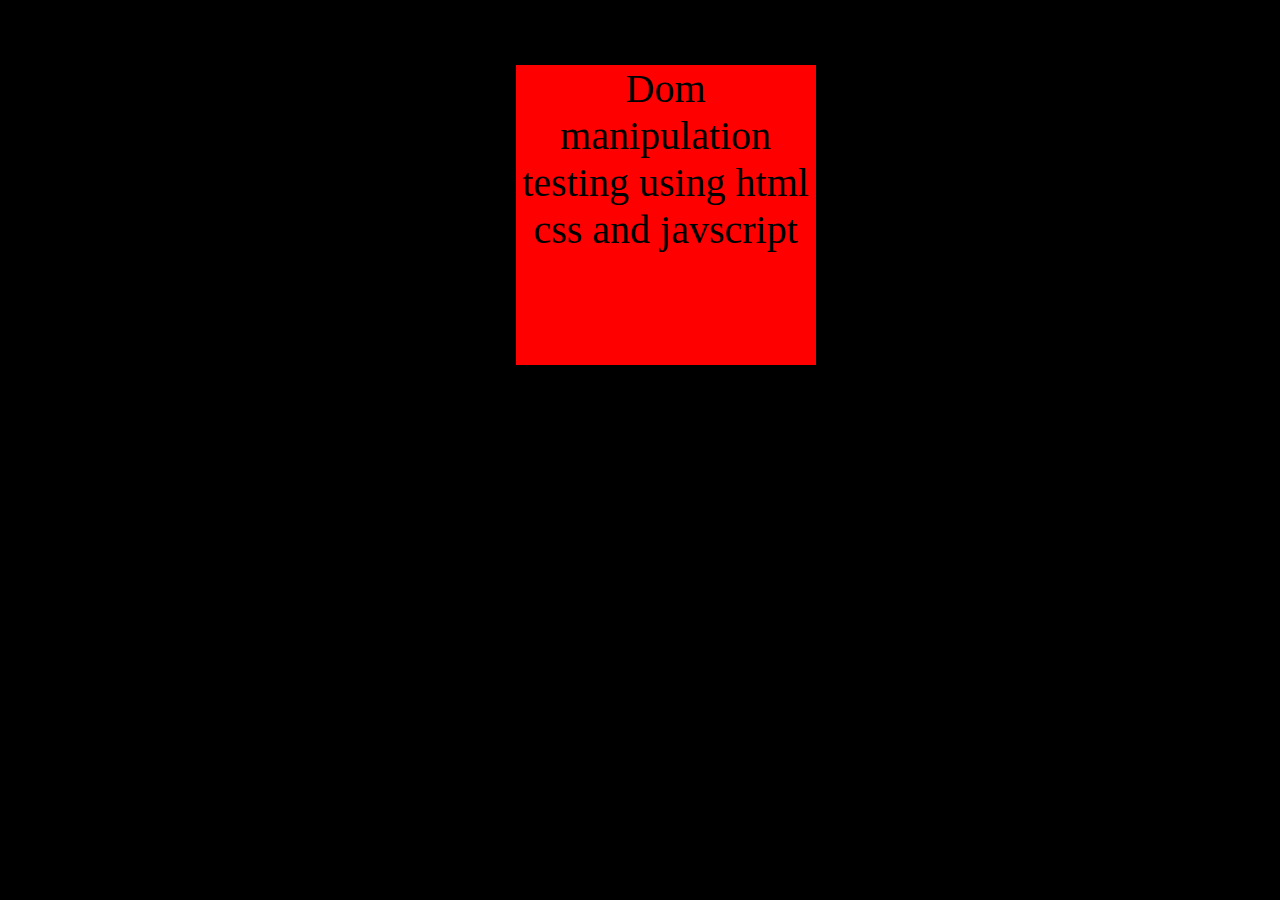
<file: mocktest2/Q1 dom_manipulation/index.html>
<!DOCTYPE html>
<html lang="eng">
    <head>
        <meta charset="UTF-8">
       <meta name="viewport" content="width=device-width,initial-scale=1.0">
        <title>Dom manipulation</title>
        <style>
            body{
                background-color: black;
                text-align: center;
                font-size: 40px;
            }
            div{
                margin-left: 40%;
                margin-top: 5%;
                height: 300px; 
                width: 300px;
                border: 2px solid black;
                background-color: red;
            }
        </style>
    </head>
    <body>
        
     <div id="square">
    Dom manipulation testing using html css and javscript
     </div>
    </body>
    <script>
        const Square = document.getElementById('square');
        Square.addEventListener('click', () => {
        Square.style.height="600px";
        Square.style.width="600px";
        Square.style.backgroundColor="yellow";
        })
    </script>

</html>
</file>
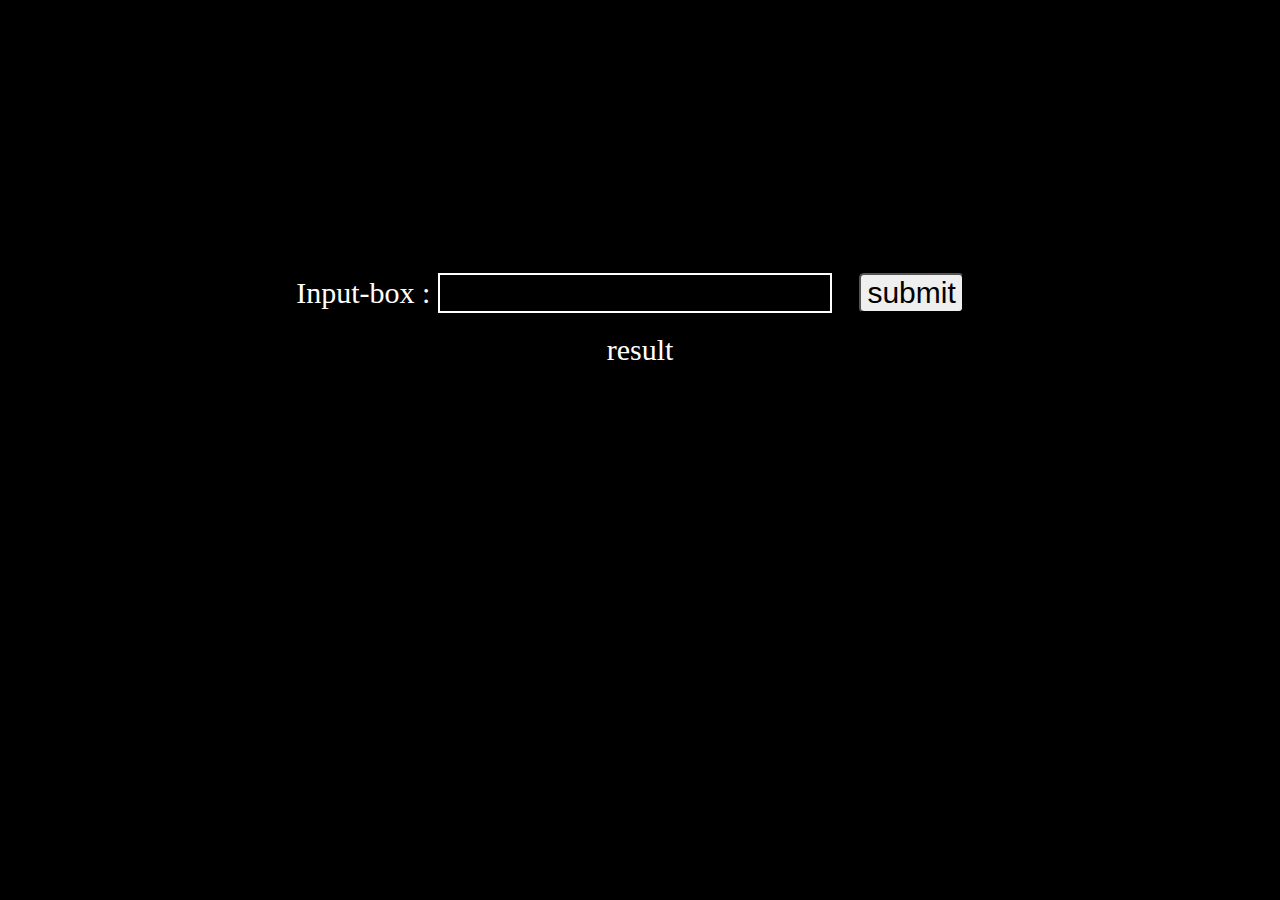
<file: mocktest2/Q2 input_output/index.html>
<!DOCTYPE html>
<html lang="eng">
    <head>
        <meta charset="UTF-8">
        <meta name="viewport" content="width=device-width initial-scale=1.0">
        <title>Input output</title>
        <style>
          body{
            background-color: black;
            color: white;
          }
           .hero{
            text-align: center;
            margin-top: 20%;
            display: flex;
            flex-direction: column;
            font-size: 30px;
           }
           button{
            margin: 20px;
            font-size: 30px;
            border-radius: 5px;
           }
           button:hover{
            background-color: pink;
           }
           input{
            font-size: 30px;
            outline: none;
            background: transparent;
            border: 2px solid white;
            color: yellow;
           }
           
        </style>
    </head>
    <body>
        <div class="hero">  
        <label for="input-field">
                Input-box : 
                <input type="text" id="input-field">
          
               <button id="submit-button">submit</button>
               <div id="result">result</div>
        </label>
    </div>

        <script>
  
    const button = document.getElementById('submit-button');
    const result = document.getElementById('result')
    button.addEventListener('click', () => {
        const userInput = document.getElementById("input-field").value;
        result.textContent=userInput;
    })
        </script>
    </body>
</html>
</file>
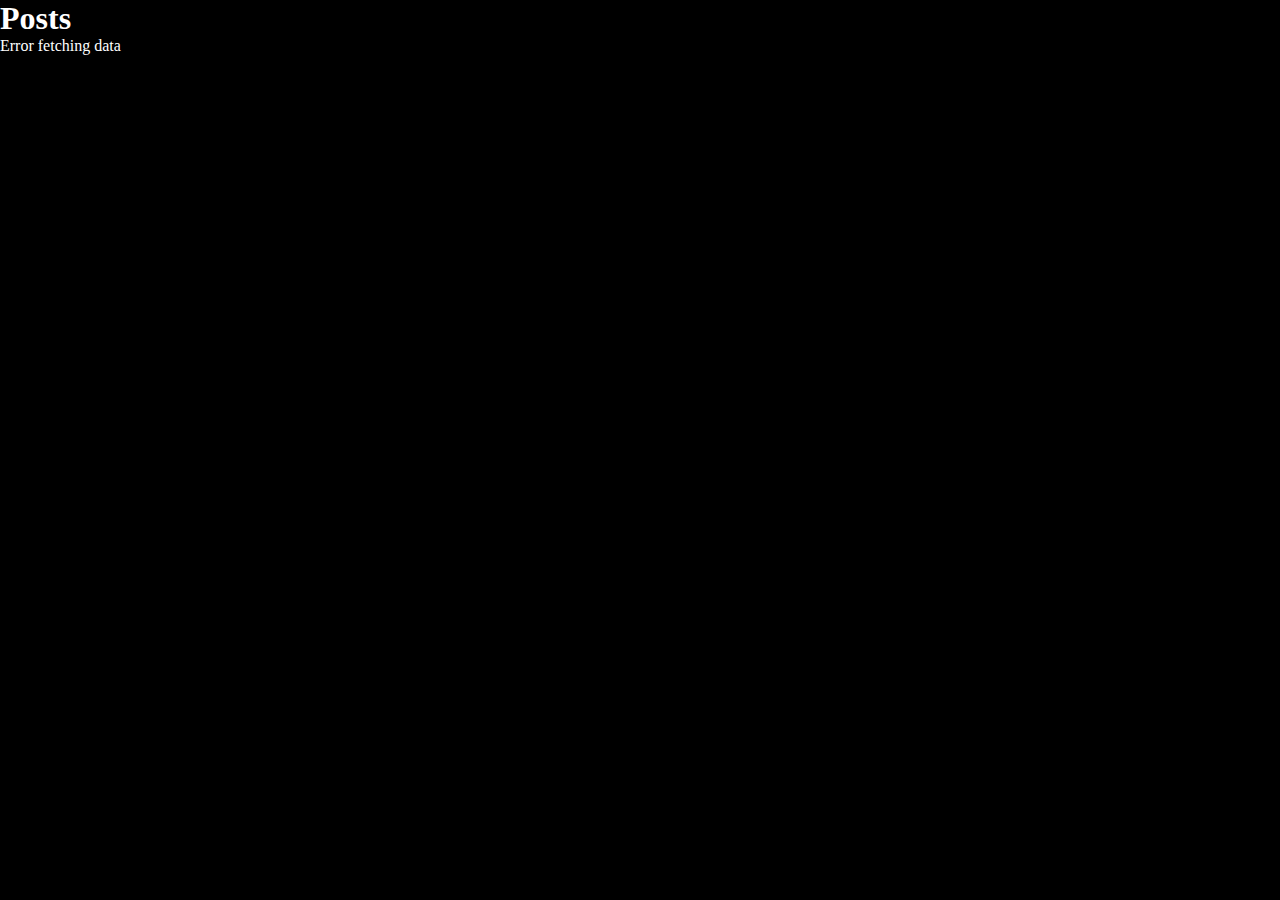
<file: mocktest2/Q3 fetchData/index.html>
<!DOCTYPE html>
<html>
<head>
  <title>JSON Placeholder API Example</title>
  <link rel="stylesheet" href="style.css">

</head>
<body>
  <h1>Posts</h1>
  <div id="posts-container"></div>

  <script src="script.js"></script> 
</body>
</html>
</file>
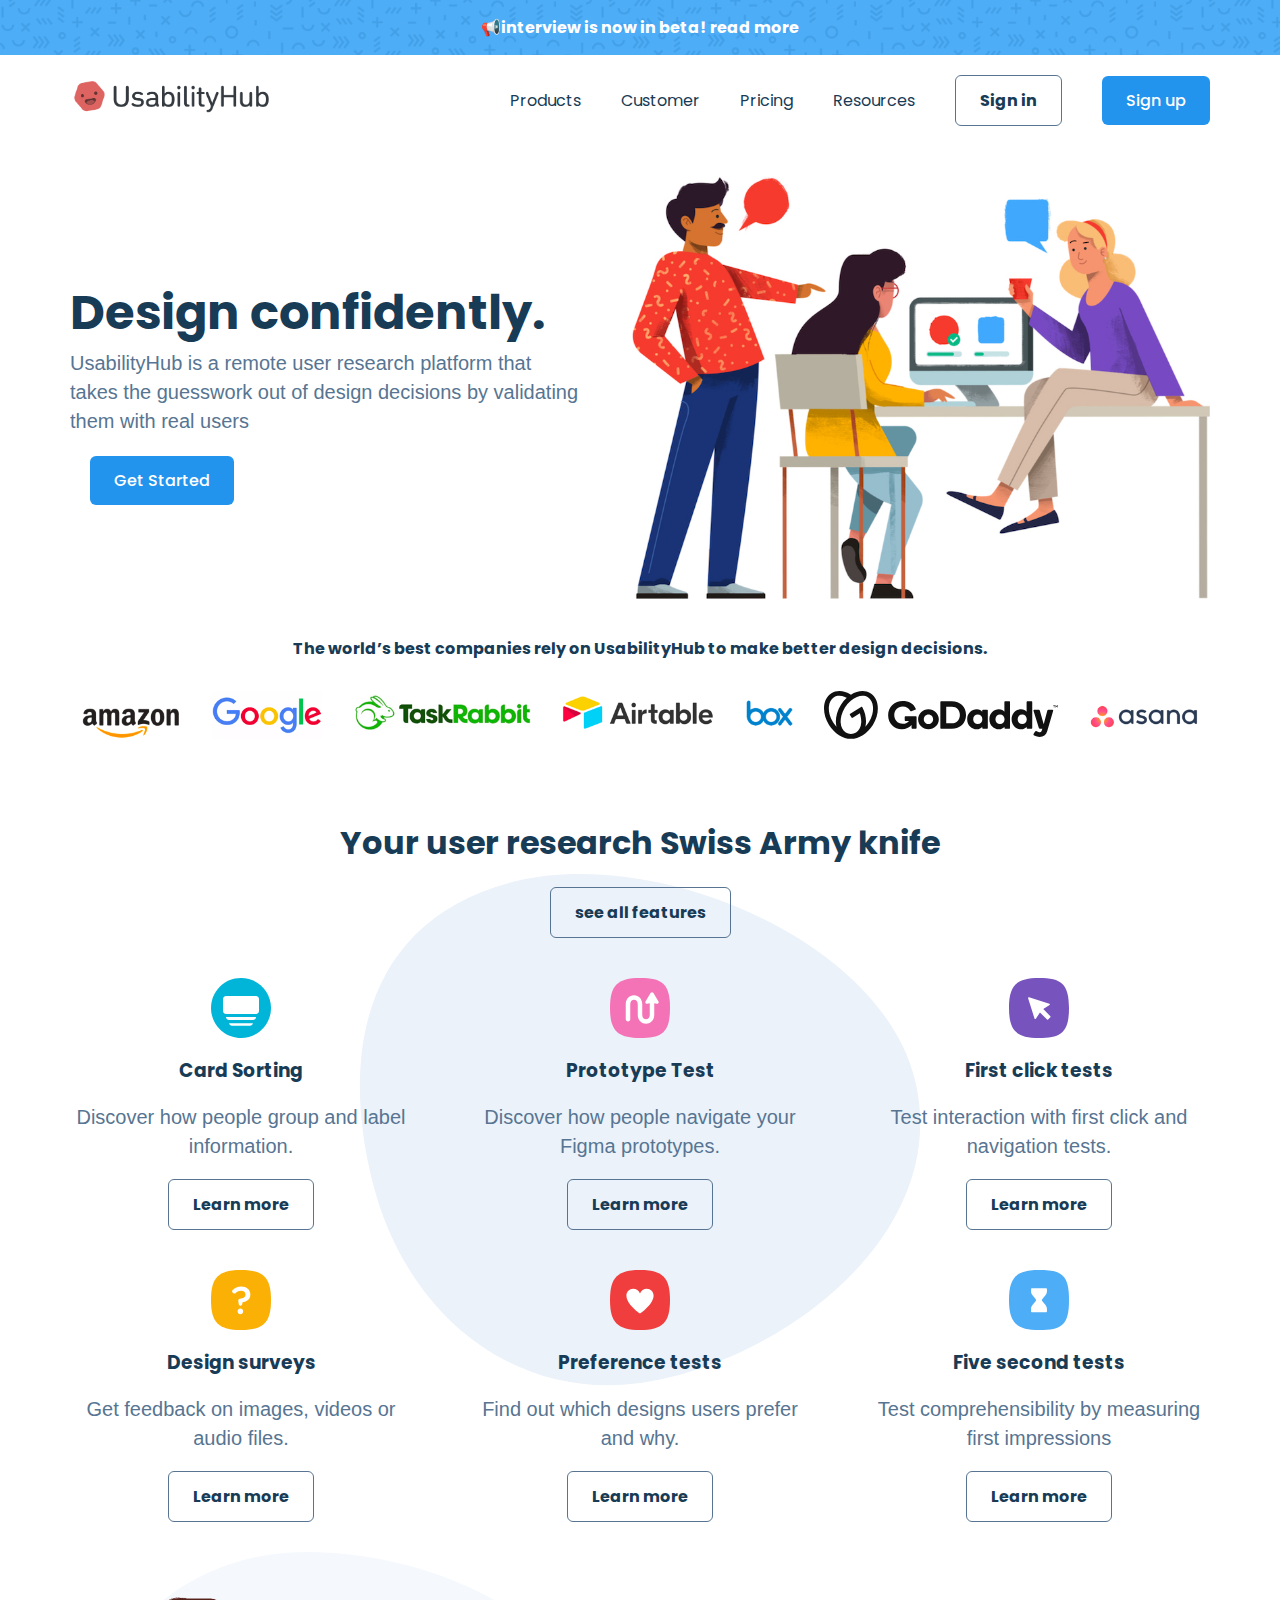
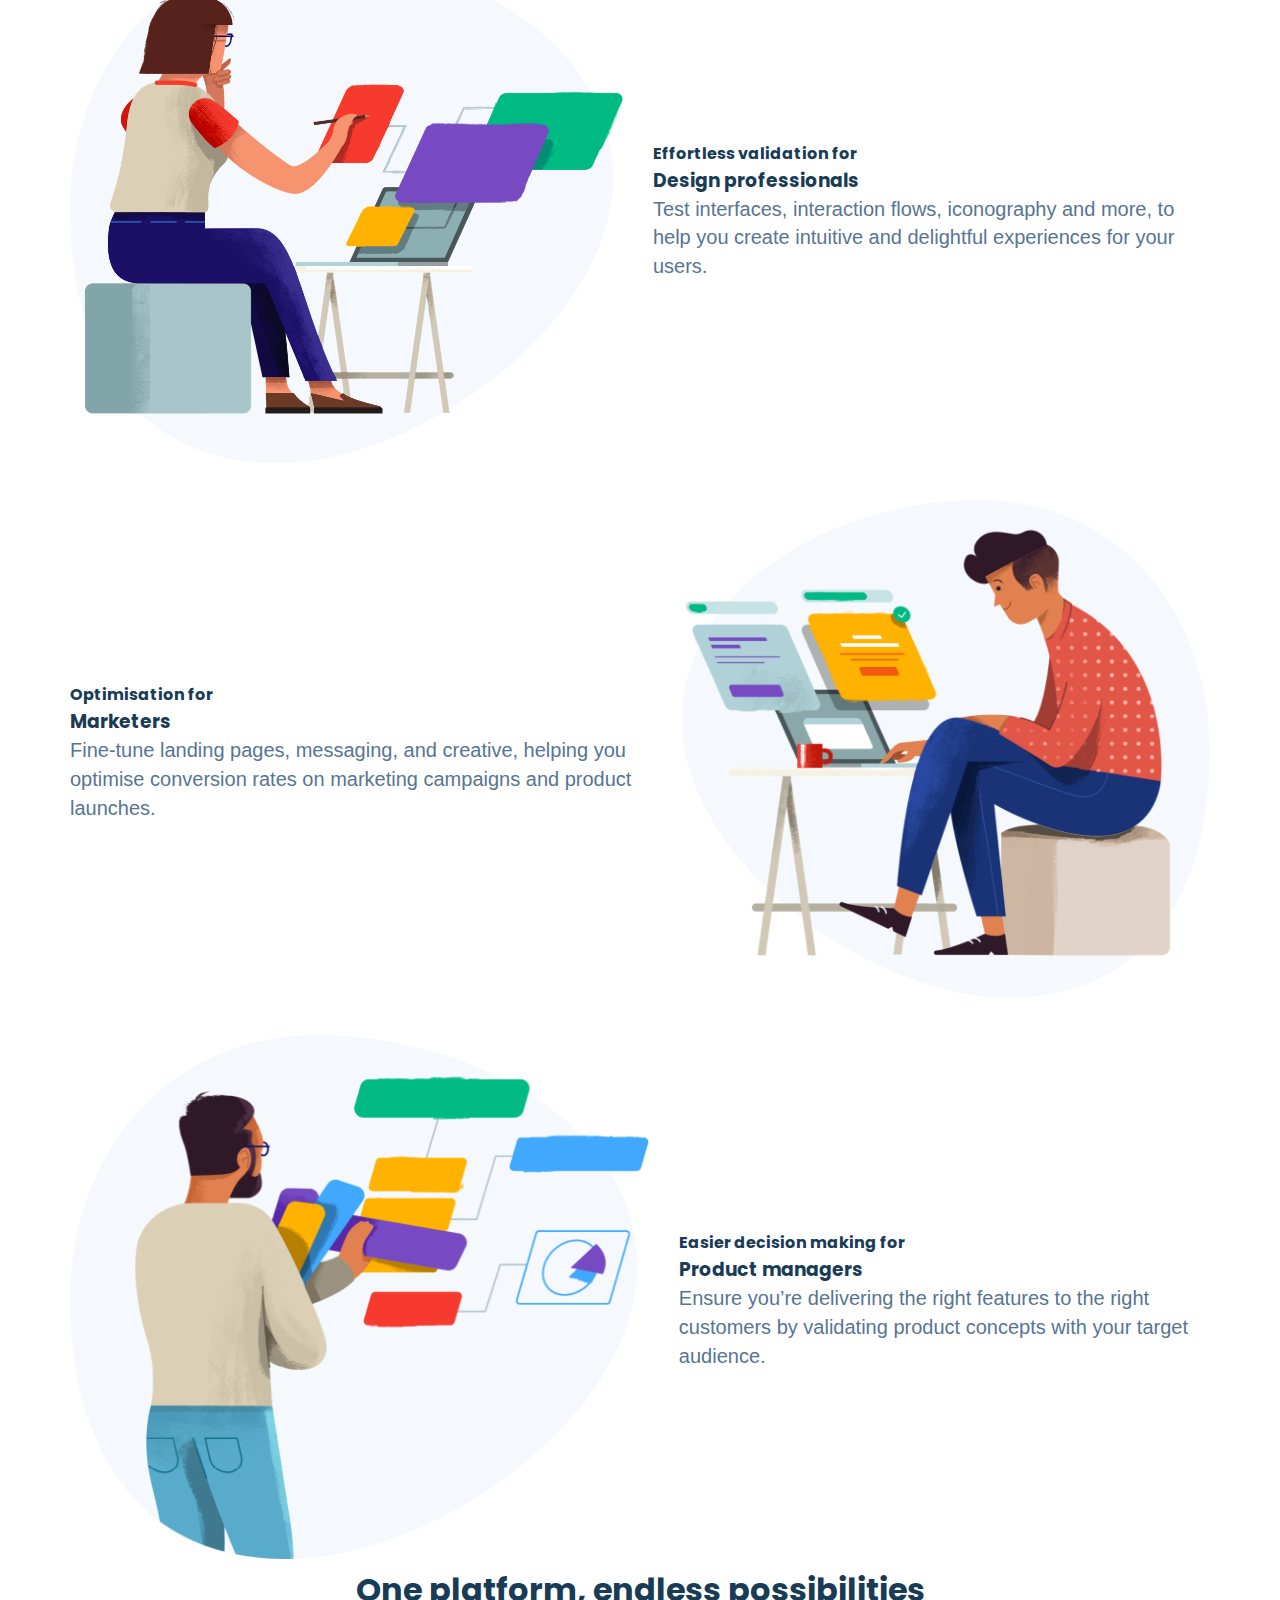
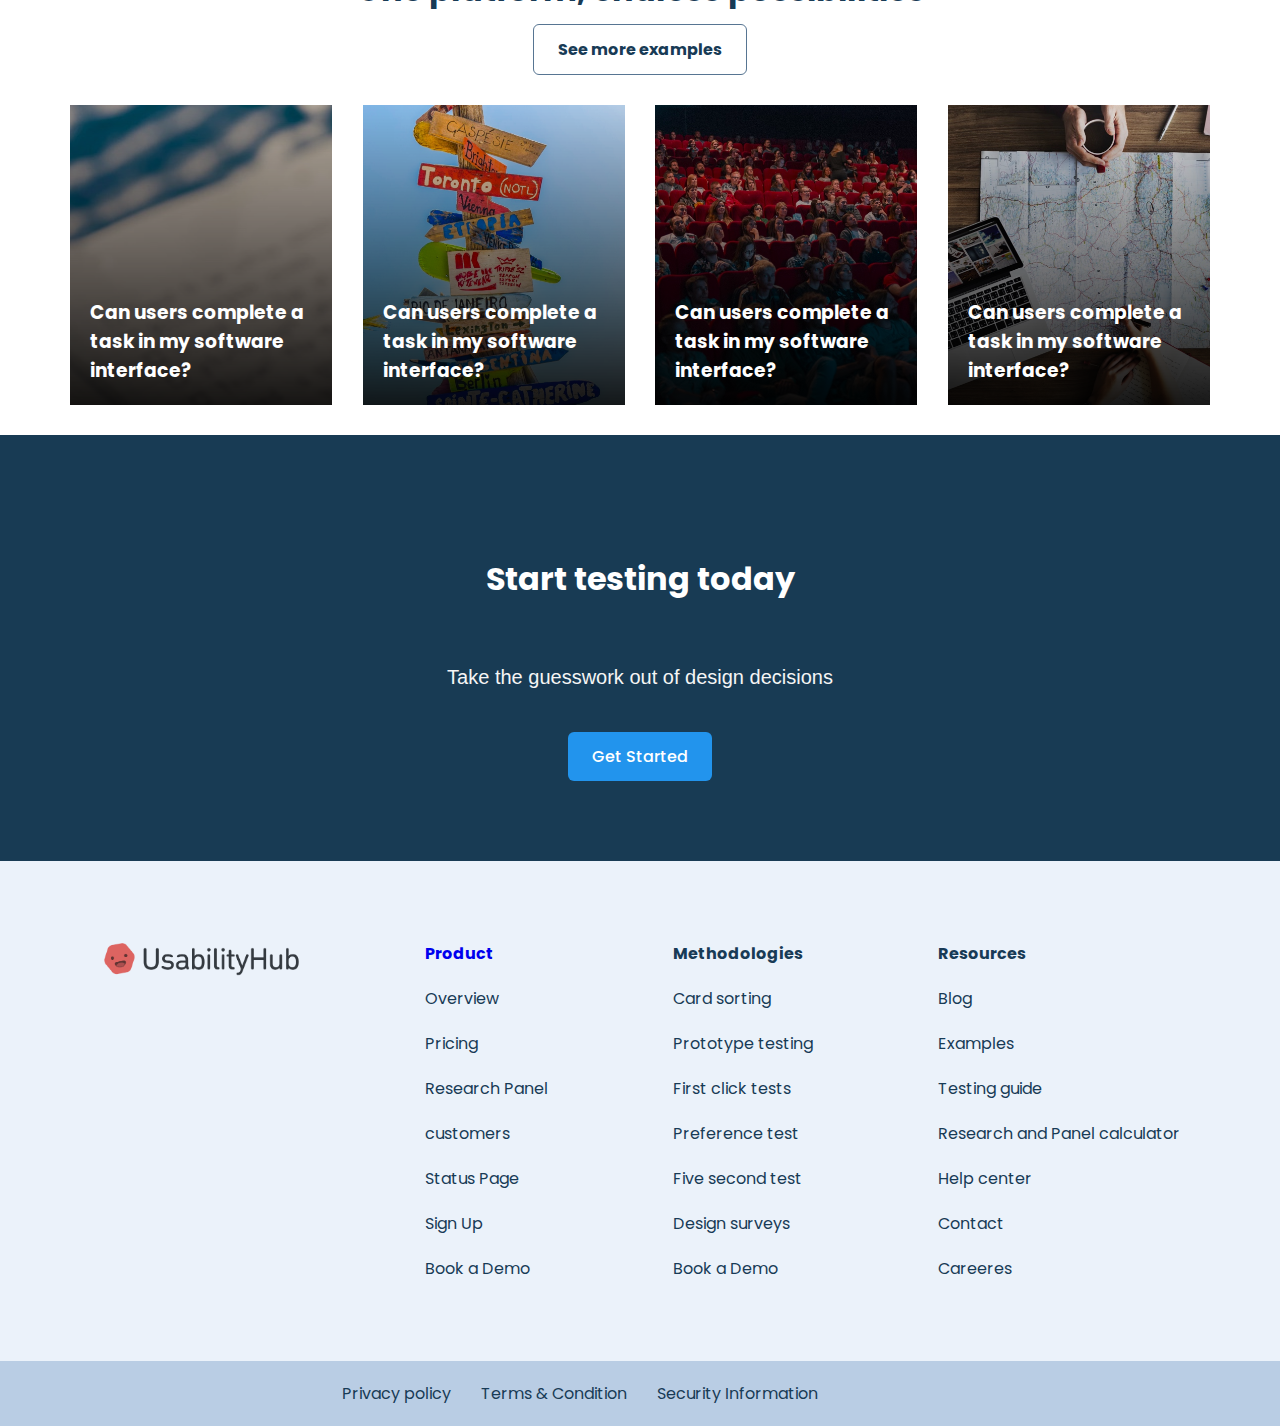
<file: mocktest2/Q4 responsive_nav_bar/index.html>
<!DOCTYPE html>
<html lang="en">
<head>
    <meta charset="UTF-8">
    <meta name="viewport" content="width=device-width, initial-scale=1.0">
    <title>Responsive landing page</title>
    <link rel="stylesheet" href="style.css">
    <link rel="stylesheet" href="mediaQuaries.css">
    <link rel="stylesheet" href="https://cdnjs.cloudflare.com/ajax/libs/font-awesome/6.4.0/css/all.min.css" integrity="sha512-iecdLmaskl7CVkqkXNQ/ZH/XLlvWZOJyj7Yy7tcenmpD1ypASozpmT/E0iPtmFIB46ZmdtAc9eNBvH0H/ZpiBw==" crossorigin="anonymous" referrerpolicy="no-referrer" />
</head> 
<body>
    <!-- TOP BANNER -->
    <div class="top-banner">
        <div class="container">
            <div class="small-bold-text banner-text">📢interview is now in beta! read more</div>

        </div>
    </div>
<!-- NAVIGATION BAR -->
    <nav>
        <div class="container main-nav flex">
            <a href="#" class="company-logo">
                <img src="./assets/asset 1.png" alt="company logo">
            </a>
            <div class="nav-links" id="nav-links">
                <ul class="flex">
                    <li> <a href="#" class="hover-link">Products</a> </li>
                    <li> <a href="#" class="hover-link">Customer</a> </li>
                    <li> <a href="#" class="hover-link">Pricing</a> </li>
                    <li> <a href="#" class="hover-link">Resources</a> </li>
                    <li> <a href="#" class="hover-link secondary-button">Sign in</a> </li>
                    <li> <a href="#" class="hover-link primary-button">Sign up</a> </li>
                </ul>
            </div>
            <a href="#" class="nav-toggle hover-link" id="nav-toggle">
                <i class="fa-solid fa-bars"></i>
            </a>
        </div>
    </nav>

    <!-- HEADER SECTION -->
    <header>
        <div class="container header-section flex">
            <div class="header-left">
                <h1>Design confidently.</h1>
                <p>UsabilityHub is a remote user research platform that takes the guesswork out of design decisions by validating them with real users</p>
                <a href="#" class="primary-button btn">Get Started</a>
            </div>
            <div class="header-right">
                <img src="./assets/asset 2.jpeg" alt="hero-image">
            </div>
        </div>
    </header>
<!-- COMPANIES SECTION -->
 <section class="companies-section">
    <div class="container">
        <div class="small-bold-text companies-header">The world’s best companies rely on UsabilityHub to make better design decisions.</div>
        <div class="logos flex">
            <img class="logo" src="./assets/asset 3.png" alt="">
            <img class="logo" src="./assets/asset 4.png" alt="">
            <img class="logo" src="./assets/asset 5.png" alt="">
            <img class="logo" src="./assets/asset 6.png" alt="">
            <img class="logo" src="./assets/asset 7.png" alt="">
            <img class="logo" src="./assets/asset 8.svg" alt="">
            <img class="logo" src="./assets/asset 9.png" alt="">
        </div>
    </div>
 </section>



<!-- FEATURES SECTION -->
 <section class="features-sections">
    <div class="container">
        <div class="feature-header">
            <h2>Your user research Swiss Army knife</h2>
            <a href="#" class="secondary-button">see all features <i class="fa-solid fa-arrow-right"></i></a>
        </div>
        <div class="features-area flex">
            <div class="features-card flex">
                <img src="./assets/asset 11.svg" alt="">
                <h3>Card Sorting</h3>
                <p>Discover how people group and label information.</p>
                <a href="#" class="secondary-button">Learn more <i class="fa-solid fa-arrow-right"></i></a>
            </div>

            <div class="features-card flex">
                <img src="./assets/asset 13.svg" alt="">
                <h3>Prototype Test</h3>
                <p>Discover how people navigate your Figma prototypes.</p>
                <a href="#" class="secondary-button">Learn more <i class="fa-solid fa-arrow-right"></i></a>
            </div>

            <div class="features-card flex">
                <img src="./assets/asset 14.svg" alt="">
                <h3>First click tests</h3>
                <p>Test interaction with first click and navigation tests.</p>
                <a href="#" class="secondary-button">Learn more <i class="fa-solid fa-arrow-right"></i></a>
            </div>
            
            <div class="features-card flex">
                <img src="./assets/asset 15.svg" alt="">
                <h3>Design surveys</h3>
                <p>Get feedback on images, videos or audio files.</p>
                <a href="#" class="secondary-button">Learn more <i class="fa-solid fa-arrow-right"></i></a>
            </div>

            <div class="features-card flex">
                <img src="./assets/asset 16.svg" alt="">
                <h3>Preference tests</h3>
                <p>Find out which designs users prefer and why.</p>
                <a href="#" class="secondary-button">Learn more <i class="fa-solid fa-arrow-right"></i></a>
            </div>

            <div class="features-card flex">
                <img src="./assets/asset 17.svg" alt="">
                <h3>Five second tests</h3>
                <p>Test comprehensibility by measuring first impressions</p>
                <a href="#" class="secondary-button">Learn more <i class="fa-solid fa-arrow-right"></i></a>
            </div>

        </div>
    </div>
 </section>

 <!-- BIG FEATURE SECTION -->
 <section class="big-feature-section">
    <div class="container flex big-feature-container">
     <div class="feature-img">
        <img src="./assets/asset 18.png" alt="">
     </div>
     <div class="feature-desc flex">
             <h4>Effortless validation for</h4>
             <h3>Design professionals</h3>
             <p>Test interfaces, interaction flows, iconography and more, to help you create intuitive and delightful experiences for your users.</p>  
    </div>
    </div>
 </section>
 <section class="big-feature-section">
    <div class="container flex big-feature-container media-tab">
     
     <div class="feature-desc flex ">
             <h4>Optimisation for</h4>
             <h3>Marketers</h3>
             <p>Fine-tune landing pages, messaging, and creative, helping you optimise conversion rates on marketing campaigns and product launches.</p>  
    </div>
    <div class="feature-img">
        <img src="./assets/asset 21.png" alt="">
     </div>

    </div>
 </section>
 <section class="big-feature-section">
    <div class="container flex big-feature-container">
     <div class="feature-img">
        <img src="./assets/asset 24.png" alt="">
     </div>
     <div class="feature-desc flex">
             <h4>Easier decision making for</h4>
             <h3>Product managers</h3>
             <p>Ensure you’re delivering the right features to the right customers by validating product concepts with your target audience.</p>  
    </div>
    </div>
 </section>


 <!-- EXAMPLE SECTION -->
 <section class="example-section">
    <div class="container">
        <div class="example-header flex">
            <h2 class="example-heading-text">One platform, endless possibilities</h2>
            <a href="#" class="secondary-button">See more examples <i class="fa-solid fa-arrow-right"></i></a>
        </div>
        <div class="example-area flex">
            <a  href="#" class="example-card">
             <h3 class="card-text">Can users complete a task in my software interface?</h3>
            </a>
            <a  href="#" class="example-card">
                <h3 class="card-text">Can users complete a task in my software interface?</h3>
               </a>
               <a  href="#" class="example-card">
                <h3 class="card-text">Can users complete a task in my software interface?</h3>
               </a>
               <a  href="#" class="example-card">
                <h3 class="card-text">Can users complete a task in my software interface?</h3>
               </a>
        </div>
    </div>
    
 </section>

 <!-- CTA (call to action) SECTION -->
 <section class="cta-section">
    <div class="container flex cta-section-container">
       <h2>Start testing today</h2>
       <p>Take the guesswork out of design decisions</p>
       <a href="#" class="primary-button">Get Started</a>
    </div>
 </section>

 <!-- FOOTER SECTION -->
 <footer>
    <div class="container flex footer-container">
        <a href="#" class="company-logo">
            <img src="./assets/asset 1.png" alt="">
            <div class="link-column flex">
             <h4>Product</h4>   
             <a href="#" class="hover-link">Overview</a>
             <a href="#" class="hover-link">Pricing</a>
             <a href="#" class="hover-link">Research Panel</a>
             <a href="#" class="hover-link">customers</a>
             <a href="#" class="hover-link">Status Page</a>
             <a href="#" class="hover-link">Sign Up</a>
             <a href="#" class="hover-link">Book a Demo</a>
            </div>
            <div class="link-column flex">
                <h4>Methodologies</h4>   
                <a href="#" class="hover-link">Card sorting</a>
                <a href="#" class="hover-link">Prototype testing</a>
                <a href="#" class="hover-link">First click tests</a>
                <a href="#" class="hover-link">Preference test</a>
                <a href="#" class="hover-link">Five second test</a>
                <a href="#" class="hover-link">Design surveys</a>
                <a href="#" class="hover-link">Book a Demo</a>
               </div>
               <div class="link-column flex">
                <h4>Resources</h4>   
                <a href="#" class="hover-link">Blog</a>
                <a href="#" class="hover-link">Examples</a>
                <a href="#" class="hover-link">Testing guide</a>
                <a href="#" class="hover-link">Research and Panel calculator</a>
                <a href="#" class="hover-link">Help center </a>
                <a href="#" class="hover-link">Contact</a>
                <a href="#" class="hover-link">Careeres</a>
               </div>
        </a>

    </div>
 </footer>

 <div class="subfooter">
    <div class="container flex sub-footer-container">
        <a href="#" class="hover-link">Privacy policy</a>
        <a href="#" class="hover-link">Terms & Condition</a>
        <a href="#" class="hover-link">Security Information</a>
        <a href="#" class="hover-link"><i class="fa-brands fa-facebook"></i></a>
        <a href="#" class="hover-link"><i class="fa-brands fa-twitter"></i></a>
        <a href="#" class="hover-link"><i class="fa-brands fa-linkedin"></i></a>
        <a href="#" class="hover-link"><i class="fa-brands fa-youtube"></i></a>

    </div>
 </div>

 <script>
const toggleButton = document.getElementById('nav-toggle')
const navLinks = document.getElementById('nav-links');
toggleButton.addEventListener("click",() => {
    navLinks.classList.toggle('active')
})
 </script>
</body>
</html>
</file>
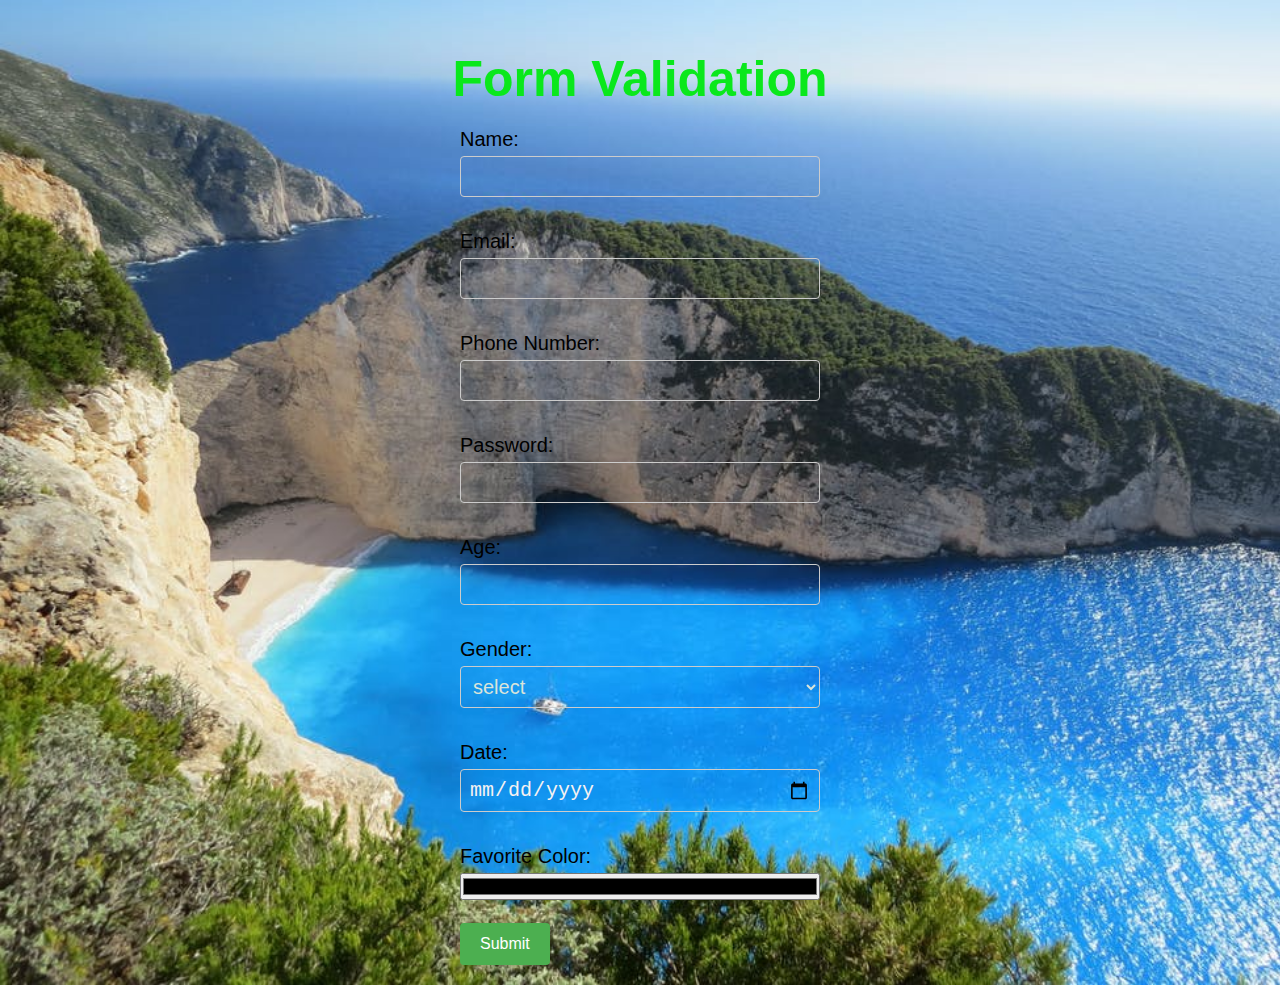
<file: mocktest2/Q5 form_validation/index.html>
<!DOCTYPE html>
<html lang="en">
<head>
    <meta charset="UTF-8">
    <meta name="viewport" content="width=device-width, initial-scale=1.0">
    <title>Form validation</title>
    <link rel="stylesheet" href="style.css">
</head>
<body>
    <h2>Form Validation</h2>
  
    <form id="myForm" onsubmit="validateForm(event)">


      <label for="name">Name:</label>
      <input type="text" id="name" required>
      <br><br>
    
   
      <label for="email">Email:</label>
      <input type="email" id="email" required>
      <br><br>
    
  
      <label for="phone">Phone Number:</label>
      <input type="tel" id="phone" pattern="[0-9]{10}" required>
      <br><br>
  
      <label for="password">Password:</label>
      <input type="password" id="password" required>
      <br><br>
  
      <label for="age">Age:</label>
      <input type="number" id="age" min="18" max="99" required>
      <br><br>
  
      <label for="gender">Gender:</label>
      <select id="gender" required>
        <option value="select">select</option>
        <option value="male">Male</option>
        <option value="female">Female</option>
        <option value="other">Other</option>
      </select>
      <br><br>
  
      <label for="date">Date:</label>
      <input type="date" id="date" required>
      <br><br>
  
      <label for="color">Favorite Color:</label>
      <input type="color" id="color" required>
      <br><br>
  
      <input type="submit" value="Submit">
    </form>
  
    <div id="errorContainer"></div> 
</body>
<script src="script.js"></script>
</html>
</file>
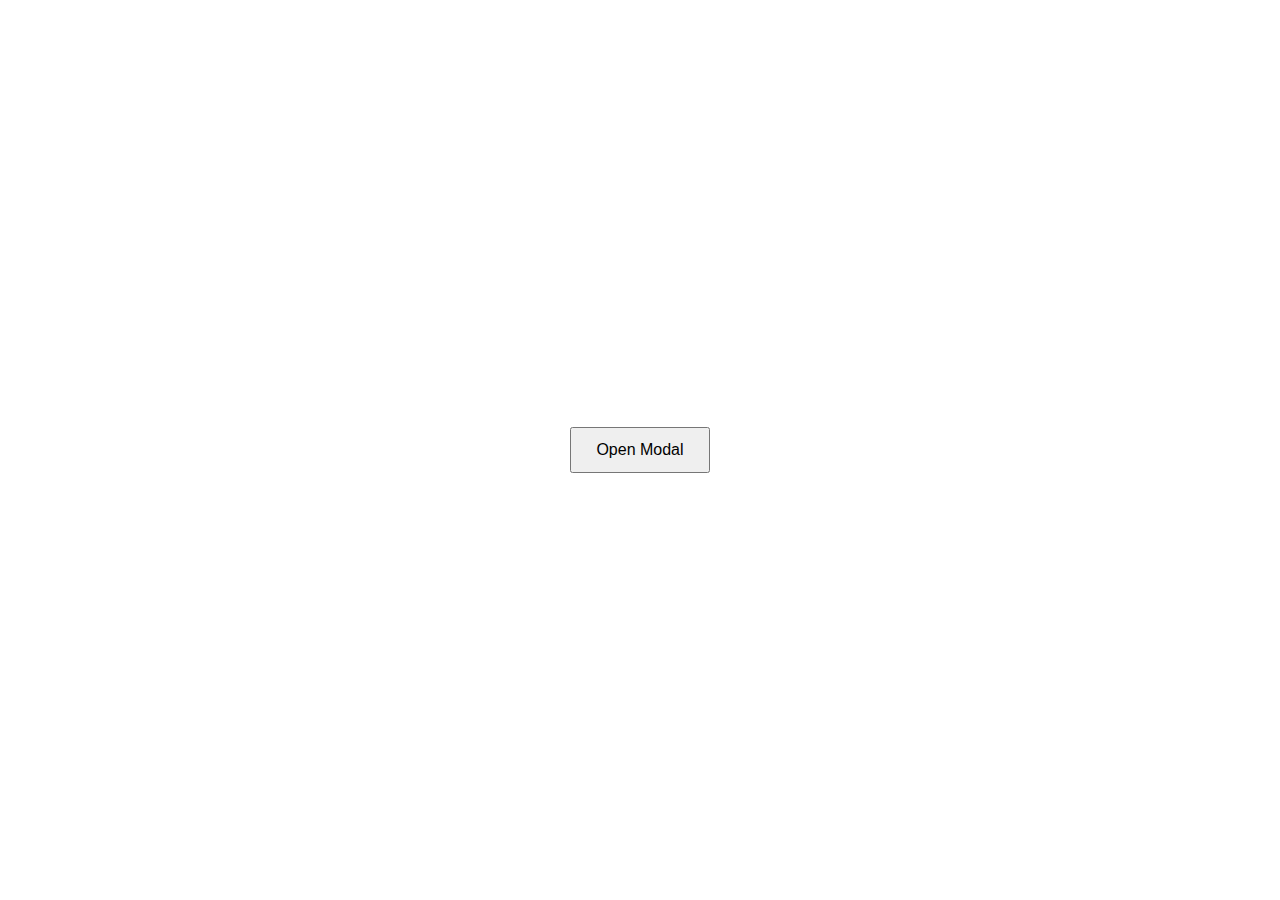
<file: mocktest2/Q6 modal_windows/index.html>
<!DOCTYPE html>
<html>
<head>
  <title>Custom Modal Window</title>
  <link rel="stylesheet" href="style.css">
</head>
<body>
  <button id="openModalBtn">Open Modal</button>

  <div id="modal" class="modal">
    <div class="modal-content">
      <span id="closeModalBtn" class="close">&times;</span>
      <h2>Modal Window</h2>
      <p>This is a custom modal window.</p>
    </div>
  </div>

  <script src="script.js"></script>
</body>
</html>
</file>
<file: mocktest2/Q3 fetchData/style.css>
*{
  margin: 0px;
  padding: 0px;
}
body{
  background-color: black;
  color: white;
}
.skeleton-loader {
  background-color: #939090;
  border-radius: 4px;
  height: 20px;
  margin-bottom: 8px;
  width: 100%;
}

.post-container {
  margin:30px;
} 

.post-title {
  font-weight: bold;
}
</file>
<file: mocktest2/Q4 responsive_nav_bar/mediaQuaries.css>
/* MEDIA QUARIES */
@media screen  and (max-width:991px) {
    h3{
        font-size: 1.2rem;
    }
  .nav-toggle{
    display: block;
    margin-right: 20px;
  }  
  .main-nav{
    overflow: initial;
  }
  .nav-links{
    position: absolute;
    background-color: white;
    left: -999px;
    top: 100%;
    width: 100%;
    padding-block: 20px;
    transition: 0.7s ease-in-out;
  }
  .nav-links.active{
    left: 0px;
  }
  .nav-links ul{
    flex-direction: column;
  }
  .example-card{
    width: calc(50% - 10px);
    height: 150px;
  }
  .example-area{
    gap: 20px;
  }
  .cta-section{
    padding-block: 10px;
  }
}

@media screen and (max-width:767px){
  .primary-button{
    width: 100%;
  }
    .header-section{
      flex-direction: column-reverse;
    }
    .header-left{
      max-width: 100vw;
      text-align: center;
  }
  .features-card{
    min-width: calc(50% - 10px);
  }
  .big-feature-container{
    flex-direction: column;
  }
  .media-tab{
    flex-direction: column-reverse;
  }
  .footer-container{
    flex-direction: column;
    gap: 40px;
    text-align: center;
    align-items: center;
  }
  .link-column{
    align-items: stretch;
  }

}

@media  screen and (max-width:478px) {
  :root{
    --padding-inline-section:10px;
  }
  h1{
    font-size: 2rem;
}
h2{
    font-size: 1.5rem;
}
h3{
    font-family: 1.5rem;
}
p{
  font-size: 1rem;
}
.features-card{
  min-width: 100%;
}
.features-card{
  width: 100%;
}
.example-card{
  width: 100%;
}
.cta-section{
  text-align: center;
}
}
</file>
<file: mocktest2/Q5 form_validation/style.css>
*{
    margin: 0px;
    padding: 0px;
    box-sizing: border-box;
}
body{
    background-image: url(img2.jpeg);
    background-repeat: no-repeat;
    background-size: cover;
    font-family: Arial, Helvetica, sans-serif;
    font-size: 20px;
}
  h2 {
    font-size: 50px;
    margin-top: 50px;
    color: #0ae81c;
    text-align: center;
  }

  form {
    background-color: transparent;
    border-radius: 5px;
    padding: 20px;
    max-width: 400px;
    margin: auto;
  }

  label {
    display: block;
    /* font-weight: bold; */
    margin-bottom: 5px;
    color: rgb(0, 0, 0);
  }

  input[type="text"],
  input[type="email"],
  input[type="tel"],
  input[type="password"],
  input[type="number"],
  select,
  input[type="date"] {
    width: 100%;
    padding: 8px;
    font-size: 20px;
    border: 1px solid #ccc;
    border-radius: 4px;
    margin-bottom: 10px;
    background-color: transparent;
    outline: none;
    color: rgb(246, 242, 242);
  }
  input[type = "color"]{
   width: 100%;
  }
  select{
    color: rgb(218, 228, 218);
    /* background-color: mediumslateblue; */
  }

  input[type="submit"] {
    background-color: #4CAF50;
    color: #fff;
    border: none;
    border-radius: 4px;
    cursor: pointer;
    padding: 12px 20px;
    font-size: 16px;
  }

  input[type="submit"]:hover {
    background-color: #45a049;
  }

  .error {
    color: red;
    margin-bottom: 10px;
  }
</file>
<file: mocktest2/Q6 modal_windows/style.css>
body {
    height: 100vh;
    margin: 0;
    padding: 0;
    display: flex;
    justify-content: center;
    align-items: center;
  }
  
  button {
    padding: 12px 24px;
    font-size: 16px;
  }
  
  .modal {
    display: none;
    position: fixed;
    z-index: 9999;
    top: 0;
    left: 0;
    width: 100%;
    height: 100%;
    background-color: rgba(0, 0, 0, 0.5);
  }
  
  .modal-content {
    background-color: #fff;
    border-radius: 4px;
    padding: 24px;
    max-width: 400px;
    margin: 0 auto;
    position: relative;
    top: 50%;
    transform: translateY(-50%);
  }
  
  .close {
    position: absolute;
    top: 10px;
    right: 10px;
    font-size: 24px;
    font-weight: bold;
    cursor: pointer;
  }
</file>
<file: mocktest2/Q4 responsive_nav_bar/style.css>
@import url('https://fonts.googleapis.com/css2?family=Poppins:wght@400;500&display=swap');

/* RESETS */
*{
    margin: 0px;
    padding: 0px;
    box-sizing: border-box;
}

:root{
    --primary-text-color: #183b56;
    --secondary-text-color: #577592;
    --accent-color: #2294ed;
    --padding-inline-section: 20px
}
body{
    font-family: 'Poppins', sans-serif;
    color: var(--primary-text-color);
}
h1{
    font-size: 3rem;
}
h2{
    font-size: 2rem;
}
h3{
    font-family: 1.5rem;
}
p{
    font-family: 'Roboto',sans-serif;
    font-size: 1.25rem;
    color: var(--secondary-text-color);
    line-height: 1.8rem;
}

a{
    text-decoration: none;
    display: inline-block;
}

/* UTILITY CLASS */
.small-bold-text{
    font-size: 1rem;
    font-weight: 700;
}

.container{
    max-width: 1180px;
    margin-inline: auto;
    padding-inline: var(--padding-inline-section);
    overflow: hidden;
}
.flex{
    display: flex;
    align-items: center;
}
ul{
    list-style: none;
}
.hover-link{
    color: var(--primary-text-color);
}
.hover-link:hover{
    color: var(--accent-color);
    transition: 0.3s ease-in-out;
}
.primary-button{
    background-color: var(--accent-color);
    border-radius: 6px;
    font-weight: 500;
    color: white !important;
    padding: 12px 24px;
   
}
.primary-button:hover{
    /* background-color: rgb(158, 149, 149); */
    box-shadow: 0 0 24px var(--secondary-text-color);
}
.secondary-button{
    border: 0.5px solid var(--secondary-text-color);
    border-radius: 6px;
    font-weight: 700;
    color: var(--primary-text-color);
    padding: 12px 24px;
    transition: 0.4s ease-out;
}
.secondary-button:hover{
    border-color: var(--accent-color);
    color: var(--accent-color) !important
}

/* TOP BANNER */
.top-banner{
    background-color: #4dadf7;
    background-image: url(./assets/asset\ 32.png);
    background-size: 300px;
}
.banner-text{
    color: #ffffff;
    padding: 15px 30px;
    text-align: center;
}

/* NAV BAR */

.main-nav{
    margin-top: 20px;
 justify-content: space-between;
 position: relative;
}
.company-logo img{
    width: 200px;
}
.nav-links{
    flex-basis: 714px;
}
.nav-links ul{
    justify-content: end;
    gap: 40px;
}
.nav-toggle{
    display: none;
}
/* HEADER SECTION */

header{
    padding: 50px var(--padding-inline-section) 0;
}
.header-section{
    justify-content: center;
    gap: 50px;
}
.header-left{
    max-width: 40vw;
}
.header-left h1{
    margin-top: 20px;
}
.btn{
    margin: 20px;
}
.header-right img{
    width: 100%;

}

/*  COMPANIES SECTION */

.companies-header{
    text-align: center;
    margin-block: 30px;
    color: var(--primary-text-color);
}
.logos{
    justify-content: space-evenly;
    flex-wrap: wrap;
    gap: 20px;
}
.logo{
    height: 48px;
}

/* FEATURES SECTION */

.features-sections{
    padding: 80px var(--padding-inline-section)0;
    background-image: url(./assets/asset\ 34.svg);
    background-repeat: no-repeat;
    background-position: center;
}
.feature-header, .example-header{
    text-align:center;
}
.feature-header a{
    margin-top: 20px;
}
.features-area{
    flex-wrap: wrap;
    justify-content: space-between;
    row-gap: 40px;
    margin-top: 40px;
}

.features-card{
    flex-direction: column;
    gap: 18px;
    max-width: 30%;
    text-align: center;

}
.features-card img{
    width: 60px;
}

/* big features  */

.big-feature-section{
    padding: 30px var(--padding-inline-section) 0;

}

.big-feature-container{
    gap: 30px;
}
.feature-img > img{
    width: 100%;
}
.feature-desc{
    flex-direction: column;
    align-items: flex-start;
}

/* EXAMPLE SECTION */
.example-header{
    flex-direction: column;
    row-gap: 10px;
}
.example-card{
    width: 23%;
    position: relative;
    height: 300px;
    background:black;
    background: linear-gradient(rgb(0,0,0,0.2), rgb(0,0,0,0.9)) ,url(./assets/asset\ 36.jpeg);
    transition: 0.3s ease-in-out;
}
.example-card:hover{
box-shadow: 0 0 10px #888;
}
.example-card:nth-child(2){
    background:linear-gradient(rgb(0,0,0, 0.1),rgb(0,0,0,0.9)),url(./assets/asset\ 37.jpeg);
    background-size: cover;
}
.example-card:nth-child(3){
    background:linear-gradient(rgb(0,0,0,0.1),rgb(0,0,0,0.9)),url(./assets/asset\ 38.jpeg);
     background-size:cover;
}
.example-card:nth-child(4){
    background:linear-gradient(rgb(0,0,0,0.1),rgb(0,0,0,0.9)),url(./assets/asset\ 39.jpeg);
    background-size: cover;

}

.card-text{
    position: absolute;
    bottom: 20px;
    left: 20px;
    right: 20px;
    color: white;
}
.example-area{
    justify-content: space-between;
    margin-block:30px;
    flex-wrap:wrap;
}

/* CTA SECTION */
.cta-section-container{
    flex-direction: column;
    gap: 40px;
    color: white;
}
.cta-section{
    background-color: #183b54 ;
    padding: 120px var(--padding-inline-section) 80px;
}
.cta-section-container p{
    color: whitesmoke;
    margin-top: 20px;

}

/* FOOTER */
footer{
    padding: 80px;
    background-color: #ebf2fa;
}
.link-column{
    flex-direction: column;
    align-items: flex-start;
    gap: 20px;
}
.footer-container{
    align-items: flex-start;
    justify-content: space-between;
}
/* SUB FOOTER */

.subfooter{
    background-color: #b9cde4;
    padding: var(--padding-inline-section);
}
.sub-footer-container{
    justify-content: center;
    gap: 30px;
    flex-wrap: wrap;
}
</file>
